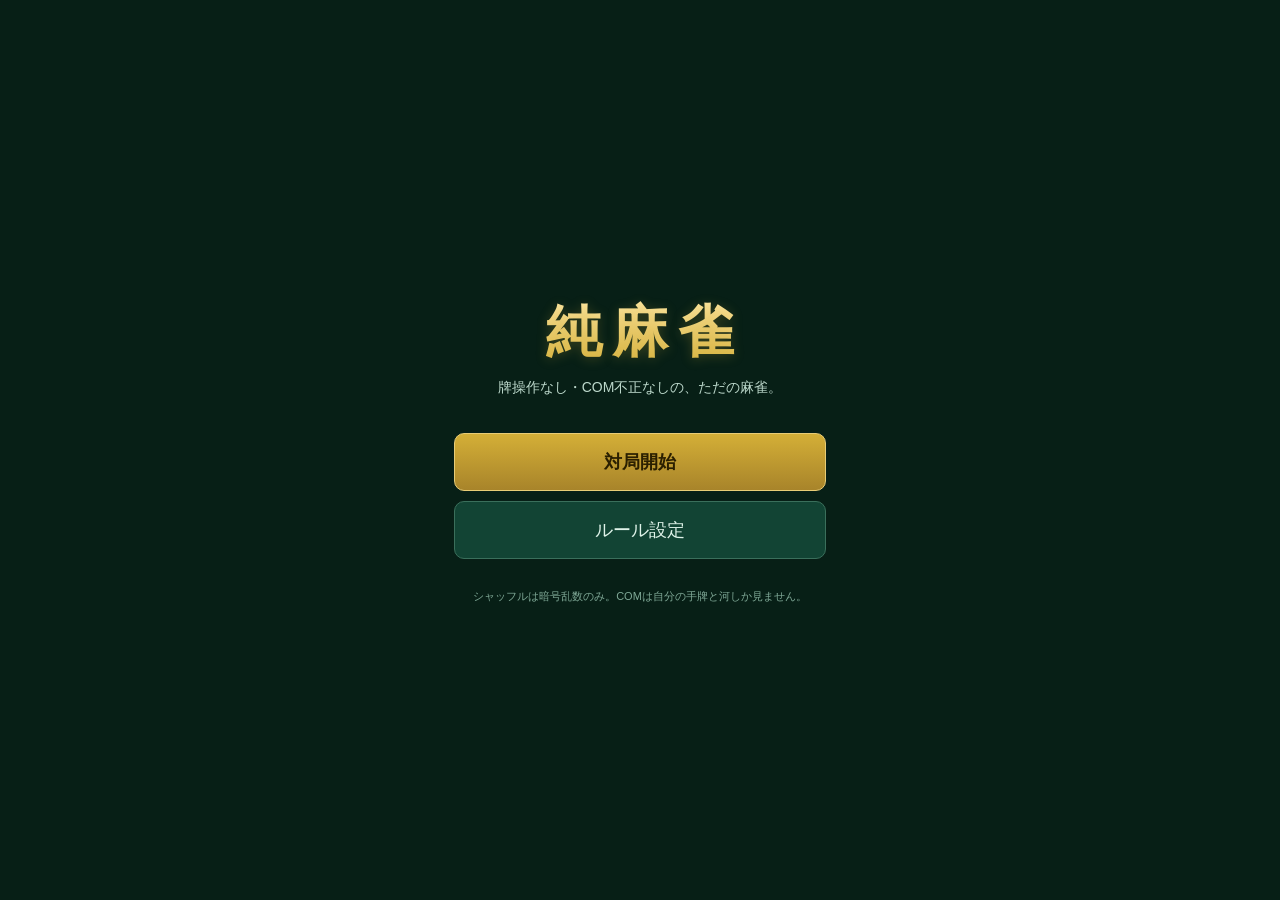
<file: index.html>
<!DOCTYPE html>
<html lang="ja">
<head>
<meta charset="UTF-8">
<meta name="viewport" content="width=device-width, initial-scale=1.0, maximum-scale=1.0, user-scalable=no, viewport-fit=cover">
<meta name="apple-mobile-web-app-capable" content="yes">
<meta name="apple-mobile-web-app-status-bar-style" content="black-translucent">
<meta name="theme-color" content="#0b3d2e">
<title>純麻雀</title>
<link rel="manifest" href="manifest.webmanifest">
<link rel="apple-touch-icon" href="icons/apple-touch-icon.png">
<link rel="stylesheet" href="css/style.css?v=6">
</head>
<body>
<div id="app">

  <!-- タイトル/設定画面 -->
  <div id="screen-title" class="screen">
    <div class="title-box">
      <h1>純麻雀</h1>
      <p class="subtitle">牌操作なし・COM不正なしの、ただの麻雀。</p>
      <button id="btn-start" class="btn primary big">対局開始</button>
      <button id="btn-rules" class="btn big">ルール設定</button>
      <p class="note">シャッフルは暗号乱数のみ。COMは自分の手牌と河しか見ません。</p>
    </div>
  </div>

  <!-- ルール設定画面 -->
  <div id="screen-rules" class="screen hidden">
    <div class="rules-box">
      <h2>ルール設定</h2>
      <div id="rules-list"></div>
      <button id="btn-rules-done" class="btn primary big">保存して戻る</button>
    </div>
  </div>

  <!-- 対局画面 -->
  <div id="screen-game" class="screen hidden">
    <div id="board">
      <div id="strip-top" class="back-strip horizontal"></div>
      <div id="table-wrap">
        <div id="strip-left" class="back-strip vertical"></div>
        <div id="strip-right" class="back-strip vertical"></div>
        <div id="table">
          <div class="chip tl" id="chip-3"></div>
          <div class="river-cell top"><div class="river" id="river-2"></div></div>
          <div class="chip tr" id="chip-2"></div>
          <div class="river-cell left"><div class="river" id="river-3"></div></div>
          <div id="center"></div>
          <div class="river-cell right"><div class="river" id="river-1"></div></div>
          <div class="chip bl" id="chip-0"></div>
          <div class="river-cell bottom"><div class="river" id="river-0"></div></div>
          <div class="chip br" id="chip-1"></div>
        </div>
      </div>
      <div id="my-area">
        <div id="wait-hint" class="hidden"></div>
        <div id="my-melds"></div>
        <div id="my-hand"></div>
        <div id="action-bar"></div>
      </div>
    </div>
    <div id="callout" class="hidden"></div>
    <div id="cutin" class="hidden"></div>
    <div id="splash" class="hidden"></div>
    <div id="overlay" class="hidden">
      <div id="overlay-content"></div>
    </div>
  </div>

</div>
<script type="module" src="js/ui/main.js?v=6"></script>
<script>
if ('serviceWorker' in navigator && location.protocol === 'https:') {
  navigator.serviceWorker.register('sw.js');
}
</script>
</body>
</html>
</file>
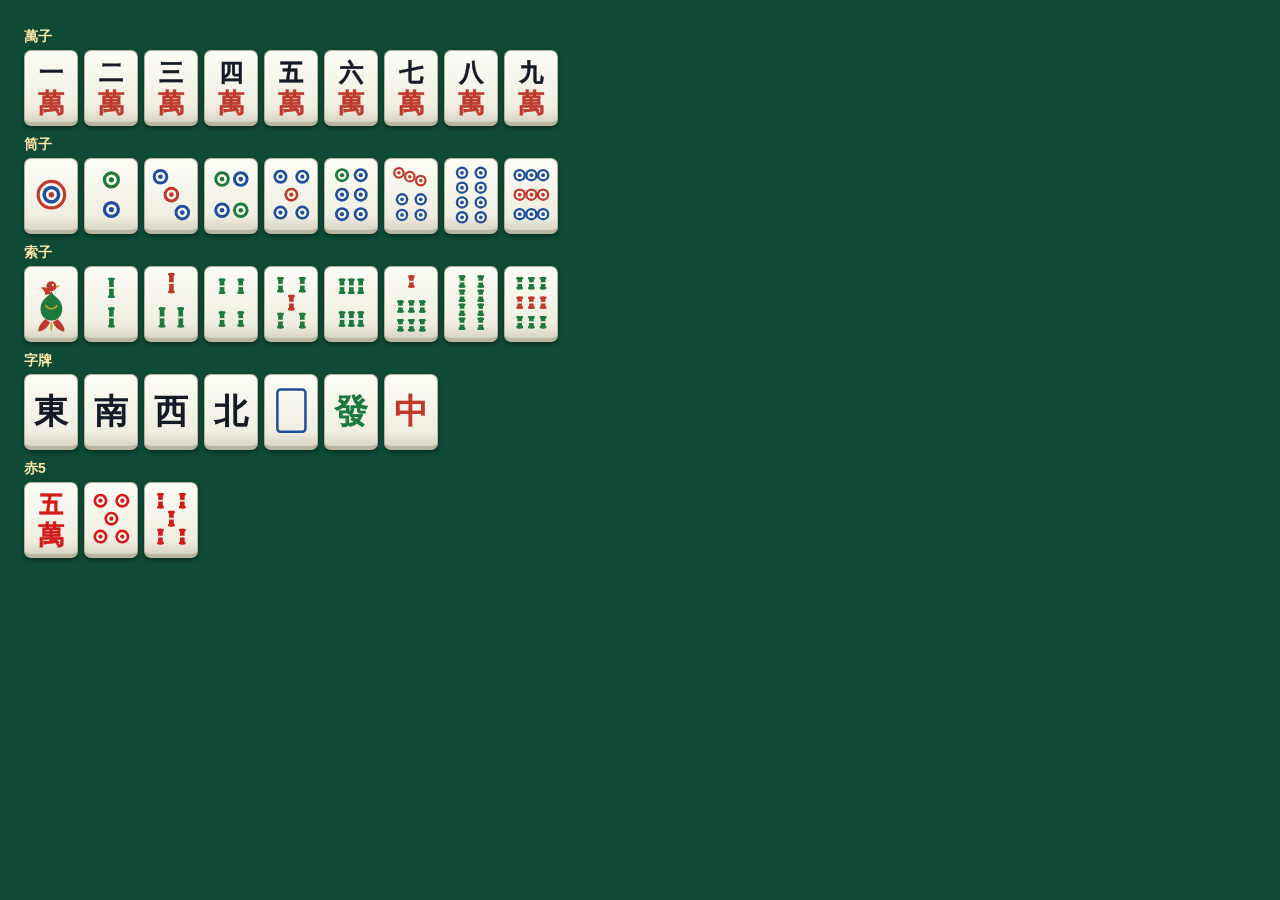
<file: docs/tiles_demo.html>
<!DOCTYPE html>
<html lang="ja">
<head>
<meta charset="UTF-8">
<style>
body { background: #0f4a37; padding: 16px; font-family: sans-serif; }
.row { display: flex; gap: 6px; margin-bottom: 10px; }
.tile {
  width: 52px; height: 71px; border-radius: 7px;
  background: linear-gradient(180deg, #fdfdf6 0%, #f0eee2 80%, #d8d5c4 100%);
  border: 1px solid #b9b5a0; border-bottom-width: 4px;
  box-shadow: 0 2px 4px rgba(0,0,0,.4);
  display: flex; align-items: center; justify-content: center;
}
.tile svg { width: 90%; height: 92%; }
h3 { color: #ffe9a8; margin: 4px 0; font-size: 14px; }
</style>
</head>
<body>
<div id="out"></div>
<script type="module">
import { svgFace } from '../js/ui/tilesvg.js';
const out = document.getElementById('out');
const rows = [
  ['萬子', [...Array(9)].map((_, i) => [i, false])],
  ['筒子', [...Array(9)].map((_, i) => [9 + i, false])],
  ['索子', [...Array(9)].map((_, i) => [18 + i, false])],
  ['字牌', [...Array(7)].map((_, i) => [27 + i, false])],
  ['赤5', [[4, true], [13, true], [22, true]]],
];
for (const [label, tiles] of rows) {
  const h = document.createElement('h3');
  h.textContent = label;
  out.appendChild(h);
  const row = document.createElement('div');
  row.className = 'row';
  for (const [kind, red] of tiles) {
    const d = document.createElement('div');
    d.className = 'tile';
    d.innerHTML = svgFace(kind, red);
    row.appendChild(d);
  }
  out.appendChild(row);
}
</script>
</body>
</html>
</file>
<file: css/style.css>
/* 純麻雀 — スマホ縦持ちUI (卓レイアウト版) */
* { margin: 0; padding: 0; box-sizing: border-box; -webkit-tap-highlight-color: transparent; }
html, body { height: 100%; overflow: hidden; }
body {
  font-family: "Hiragino Sans", "Yu Gothic", sans-serif;
  background: #071f16;
  color: #eee;
  user-select: none;
  -webkit-user-select: none;
}
#app { height: 100%; display: flex; flex-direction: column; }
.screen { flex: 1; display: flex; align-items: center; justify-content: center; overflow-y: auto; }
.hidden { display: none !important; }

/* 拡縮の基準単位: 幅390pxを1として、大画面ではやや拡大 */
:root { --k: min(calc(100vw / 392), calc(100vh / 620), 1.25px); }

/* --- タイトル --- */
.title-box { text-align: center; padding: 24px; width: 100%; max-width: 420px; }
.title-box h1 {
  font-size: 56px; letter-spacing: 10px; text-indent: 10px; margin-bottom: 8px;
  background: linear-gradient(180deg, #ffe9a8, #d4af37);
  -webkit-background-clip: text; background-clip: text; color: transparent;
  text-shadow: 0 2px 12px rgba(212,175,55,.25);
}
.subtitle { color: #bcd8cb; margin-bottom: 36px; font-size: 14px; }
.note { color: #7fa896; margin-top: 28px; font-size: 11px; line-height: 1.7; }

.btn {
  display: block; width: 100%; margin: 10px 0; padding: 12px;
  font-size: 16px; border: 1px solid #3a6f5b; border-radius: 10px;
  background: #124434; color: #dff3e9; cursor: pointer;
}
.btn.primary { background: linear-gradient(180deg, #d4af37, #a8842a); border-color: #e8cc76; color: #2a1f00; font-weight: bold; }
.btn.big { padding: 16px; font-size: 18px; }
.btn:active { transform: scale(.97); }

/* --- ルール設定 --- */
.rules-box { width: 100%; max-width: 480px; padding: 20px; }
.rules-box h2 { text-align: center; margin-bottom: 16px; color: #ffe9a8; }
.rule-item {
  display: flex; justify-content: space-between; align-items: center;
  padding: 10px 4px; border-bottom: 1px solid #1d5943;
}
.rule-item label { font-size: 14px; color: #cfe8dc; }
.rule-item select, .rule-item .toggle {
  background: #0d3327; color: #fff; border: 1px solid #3a6f5b;
  border-radius: 8px; padding: 6px 10px; font-size: 14px;
}
.toggle.on { background: #d4af37; color: #2a1f00; border-color: #e8cc76; font-weight: bold; }

/* ================= 対局画面 ================= */
#screen-game { align-items: stretch; overflow: hidden; }
#board {
  flex: 1; display: flex; flex-direction: column; align-items: center;
  width: 100%; min-height: 0;
  padding: calc(env(safe-area-inset-top) + 4px) 0 calc(env(safe-area-inset-bottom) + 2px);
}
#table-wrap { margin: auto 0; } /* 上ストリップと自分エリアの間で縦センター */
#my-area { margin-top: auto; }

/* --- 裏向き手牌ストリップ --- */
.back-strip { display: flex; gap: calc(1.5 * var(--k)); justify-content: center; }
.back-strip .btile {
  width: calc(15 * var(--k)); height: calc(20 * var(--k));
  border-radius: calc(2.5 * var(--k));
  background: linear-gradient(180deg, #2c6ba0, #1b4468);
  border: 1px solid #123049; border-bottom-width: 2px;
}
.back-strip.vertical { flex-direction: column; position: absolute; top: 50%; transform: translateY(-50%); }
.back-strip.vertical .btile { width: calc(20 * var(--k)); height: calc(15 * var(--k)); }
#strip-left { left: calc(1 * var(--k)); }
#strip-right { right: calc(1 * var(--k)); }
#strip-top { margin-bottom: calc(2 * var(--k)); }

/* --- 卓 --- */
#table-wrap { position: relative; padding: 0 calc(23 * var(--k)); }
#table {
  display: grid;
  grid-template-columns: calc(92 * var(--k)) calc(158 * var(--k)) calc(92 * var(--k));
  grid-template-rows: calc(92 * var(--k)) calc(158 * var(--k)) calc(92 * var(--k));
  grid-template-areas: "tl top tr" "left center right" "bl bottom br";
  background:
    radial-gradient(ellipse at 50% 42%, #17614a 0%, #0f4a37 55%, #0a3527 100%);
  border-radius: calc(14 * var(--k));
  border: calc(3 * var(--k)) solid #26221a;
  box-shadow: inset 0 0 calc(30 * var(--k)) rgba(0,0,0,.45), 0 calc(4 * var(--k)) calc(16 * var(--k)) rgba(0,0,0,.5);
}
.chip { display: flex; flex-direction: column; align-items: center; justify-content: center; gap: calc(2 * var(--k)); padding: calc(3 * var(--k)); }
.chip.tl { grid-area: tl; } .chip.tr { grid-area: tr; }
.chip.bl { grid-area: bl; } .chip.br { grid-area: br; }
.chip .who { font-size: calc(11 * var(--k)); color: #bcd8cb; white-space: nowrap; }
.chip .who .wind { color: #ffe9a8; font-weight: bold; margin-right: calc(3 * var(--k)); }
.chip .who .wind.dealer { color: #ff9b6a; }
.chip .pts { font-size: calc(13 * var(--k)); font-weight: bold; color: #fff; }
.chip .delta-anim { font-size: calc(11 * var(--k)); }
.chip.active { border-radius: calc(10 * var(--k)); box-shadow: inset 0 0 0 calc(2 * var(--k)) #ffcf40; background: rgba(255,207,64,.08); }
.chip .riichi-stick {
  width: calc(44 * var(--k)); height: calc(6 * var(--k)); border-radius: calc(3 * var(--k));
  background: #f5f2e8; position: relative;
}
.chip .riichi-stick::after {
  content: ''; position: absolute; left: 50%; top: 50%; transform: translate(-50%,-50%);
  width: calc(5 * var(--k)); height: calc(5 * var(--k)); border-radius: 50%; background: #d0342c;
}
.chip .melds { display: flex; gap: calc(3 * var(--k)); flex-wrap: wrap; justify-content: center; }

.river-cell { position: relative; }
.river-cell.top { grid-area: top; } .river-cell.bottom { grid-area: bottom; }
.river-cell.left { grid-area: left; } .river-cell.right { grid-area: right; }
.river {
  position: absolute; width: calc(138 * var(--k)); min-height: calc(84 * var(--k));
  display: flex; flex-wrap: wrap; gap: calc(1.5 * var(--k)); align-content: flex-start;
  left: 50%; top: 50%;
}
.river-cell.bottom .river { transform: translate(-50%, -50%); }
.river-cell.top .river { transform: translate(-50%, -50%) rotate(180deg); }
.river-cell.left .river { transform: translate(-50%, -50%) rotate(90deg); }
.river-cell.right .river { transform: translate(-50%, -50%) rotate(-90deg); }

.river .tile { width: calc(21 * var(--k)); height: calc(28 * var(--k)); font-size: calc(12 * var(--k)); border-radius: calc(3 * var(--k)); }
.river .tile.riichi-tile { transform: rotate(90deg); margin: 0 calc(4 * var(--k)); }
.river .tile.tsumogiri { filter: brightness(.62) saturate(.8); }
.river .tile.last-discard { outline: calc(2 * var(--k)) solid #ffcf40; outline-offset: calc(-1 * var(--k)); }

/* --- 中央情報 --- */
#center {
  grid-area: center; display: flex; flex-direction: column; align-items: center; justify-content: center;
  gap: calc(4 * var(--k));
  margin: calc(10 * var(--k)); border-radius: calc(10 * var(--k));
  background: rgba(0,0,0,.35); border: 1px solid rgba(212,175,55,.35);
}
#center .kyoku { font-size: calc(17 * var(--k)); font-weight: bold; color: #ffe9a8; letter-spacing: calc(2 * var(--k)); }
#center .sub { font-size: calc(11 * var(--k)); color: #bcd8cb; display: flex; gap: calc(8 * var(--k)); }
#center .sub .sticks { color: #ffcf40; }
#center .dora-row { display: flex; gap: calc(2 * var(--k)); align-items: center; }
#center .dora-row .label { font-size: calc(10 * var(--k)); color: #9cc4b4; margin-right: calc(2 * var(--k)); }
#center .dora-row .tile { width: calc(18 * var(--k)); height: calc(24 * var(--k)); font-size: calc(11 * var(--k)); border-radius: calc(3 * var(--k)); }

/* --- 牌 --- */
.tile {
  width: 34px; height: 46px; border-radius: 5px;
  background: linear-gradient(180deg, #fdfdf6 0%, #f0eee2 80%, #d8d5c4 100%);
  border: 1px solid #b9b5a0; border-bottom-width: 3px;
  color: #1a2b1f; display: inline-flex; flex-direction: column;
  align-items: center; justify-content: center; font-weight: bold;
  font-size: 17px; line-height: 1; position: relative;
  box-shadow: 0 1px 3px rgba(0,0,0,.4);
}
.tile svg { width: 94%; height: 92%; display: block; pointer-events: none; }
.tile.back { background: linear-gradient(180deg, #2c6ba0, #1b4468); border-color: #123049; }
.tile.back svg { display: none; }
.tile.mini { width: calc(15 * var(--k)); height: calc(20 * var(--k)); border-radius: calc(2 * var(--k)); border-bottom-width: 1px; }

/* --- 横向き牌(鳴いた牌の出どころ表示) --- */
.tile.sideways { transform: rotate(90deg); margin: 0 calc(4 * var(--k)); }

/* --- 待ち牌ヒント --- */
#wait-hint {
  display: flex; align-items: center; justify-content: center; gap: calc(3 * var(--k));
  padding: calc(3 * var(--k)); margin: 0 auto calc(2 * var(--k));
  width: fit-content; border-radius: calc(8 * var(--k));
  background: rgba(0,0,0,.45); border: 1px solid rgba(212,175,55,.5);
}
#wait-hint .lbl { font-size: calc(11 * var(--k)); color: #ffe9a8; margin-right: calc(3 * var(--k)); }
#wait-hint .cnt { font-size: calc(9 * var(--k)); color: #9cc4b4; margin-right: calc(4 * var(--k)); }

/* --- 和了カットイン --- */
#cutin { position: fixed; inset: 0; z-index: 75; display: flex; align-items: center; justify-content: center; pointer-events: none; }
.cutin-band {
  width: 120%; padding: calc(20 * var(--k)) 0; text-align: center;
  transform: rotate(-4deg); animation: cutin-slide .32s cubic-bezier(.2,.9,.3,1.2);
  box-shadow: 0 0 calc(60 * var(--k)) rgba(0,0,0,.6);
}
.cutin-band.cut-ron { background: linear-gradient(90deg, transparent, rgba(160,24,18,.95) 18% 82%, transparent); }
.cutin-band.cut-tsumo { background: linear-gradient(90deg, transparent, rgba(150,110,10,.95) 18% 82%, transparent); }
.cutin-band.cut-yakuman { background: linear-gradient(90deg, transparent, rgba(90,20,120,.95) 18% 82%, transparent); }
.cutin-band .big {
  font-size: calc(52 * var(--k)); font-weight: bold; color: #fff;
  letter-spacing: calc(14 * var(--k)); text-indent: calc(14 * var(--k));
  text-shadow: 0 0 calc(24 * var(--k)) rgba(255,220,120,.9), 0 calc(3 * var(--k)) calc(6 * var(--k)) rgba(0,0,0,.7);
}
.cutin-band .who { font-size: calc(17 * var(--k)); color: #ffe9a8; margin-top: calc(4 * var(--k)); letter-spacing: calc(4 * var(--k)); }
@keyframes cutin-slide { from { transform: translateX(-45%) rotate(-4deg); opacity: 0; } to { transform: translateX(0) rotate(-4deg); opacity: 1; } }

/* --- 牌の絵入りボタン(ポン/チー/カン) --- */
.act-btn.tile-btn { display: flex; flex-direction: column; align-items: center; gap: calc(3 * var(--k)); padding: calc(6 * var(--k)) calc(14 * var(--k)); }
.act-btn.tile-btn .tb-label { font-size: calc(14 * var(--k)); }
.act-btn.tile-btn .tb-tiles { display: flex; gap: 1px; }
.act-btn.tile-btn .tile.claim-target { outline: calc(2 * var(--k)) solid #b0322c; outline-offset: calc(-1 * var(--k)); }

/* --- 自分エリア --- */
#my-area { width: 100%; padding: calc(2 * var(--k)) calc(2 * var(--k)) 0; }
#my-melds { display: flex; gap: calc(8 * var(--k)); justify-content: flex-end; min-height: calc(24 * var(--k)); padding: 0 calc(6 * var(--k)); }
#my-melds .meld { display: flex; gap: 1px; }
#my-melds .tile { width: calc(24 * var(--k)); height: calc(32 * var(--k)); font-size: calc(13 * var(--k)); }
#my-hand {
  display: flex; gap: calc(2 * var(--k)); align-items: flex-end;
  justify-content: center; flex-wrap: nowrap; overflow: visible;
  padding: calc(16 * var(--k)) 2px calc(5 * var(--k)); /* 上余白=浮かせた牌が切れないため */
}
#my-hand .tile {
  flex-shrink: 0;
  width: min(34px, calc((100vw - 44px) / 14.4));
  height: min(46px, calc((100vw - 44px) / 14.4 * 1.36));
  font-size: min(17px, calc((100vw - 44px) / 28));
}
#my-hand .tile.drawn { margin-left: 8px; }
#my-hand .tile.selectable { cursor: pointer; transition: transform .09s ease-out; }
#my-hand .tile.lifted {
  transform: translateY(calc(-12 * var(--k)));
  box-shadow: 0 calc(6 * var(--k)) calc(10 * var(--k)) rgba(0,0,0,.5);
}
#my-hand .tile.dimmed { opacity: .35; }
#my-hand .tile.riichi-ok { outline: 2px solid #ffcf40; outline-offset: -1px; }

#action-bar { display: flex; gap: 8px; justify-content: center; min-height: 48px; padding: 4px; flex-wrap: wrap; }
.act-btn {
  padding: 10px 20px; font-size: 17px; font-weight: bold;
  border-radius: 10px; border: 1px solid #e8cc76; cursor: pointer;
  background: linear-gradient(180deg, #d4af37, #a8842a); color: #2a1f00;
}
.act-btn.pass { background: #124434; color: #dff3e9; border-color: #3a6f5b; }
.act-btn.danger { background: linear-gradient(180deg, #e05555, #a83232); border-color: #f08a8a; color: #fff; }
.act-btn:active { transform: scale(.95); }

/* --- 吹き出し(ポン/チー/カン/リーチ) --- */
#callout {
  position: fixed; z-index: 60; padding: calc(6 * var(--k)) calc(16 * var(--k));
  font-size: calc(22 * var(--k)); font-weight: bold; color: #fff; letter-spacing: calc(3 * var(--k));
  background: linear-gradient(180deg, #c0392b, #8e2418);
  border: calc(2 * var(--k)) solid #ffcf40; border-radius: calc(10 * var(--k));
  box-shadow: 0 calc(4 * var(--k)) calc(20 * var(--k)) rgba(0,0,0,.6);
  animation: callout-pop .18s ease-out;
  pointer-events: none;
}
@keyframes callout-pop { from { transform: scale(.4); opacity: 0; } to { transform: scale(1); opacity: 1; } }

/* --- 局スプラッシュ --- */
#splash {
  position: fixed; inset: 0; z-index: 70; display: flex; align-items: center; justify-content: center;
  background: rgba(0,0,0,.66); pointer-events: none;
}
#splash .splash-text {
  font-size: calc(44 * var(--k)); font-weight: bold; color: #ffe9a8; letter-spacing: calc(10 * var(--k));
  text-shadow: 0 0 calc(30 * var(--k)) rgba(212,175,55,.6);
  animation: splash-in .35s ease-out;
}
#splash .splash-sub { font-size: calc(16 * var(--k)); color: #bcd8cb; text-align: center; margin-top: calc(8 * var(--k)); }
@keyframes splash-in { from { transform: scale(1.6); opacity: 0; } to { transform: scale(1); opacity: 1; } }

/* --- オーバーレイ(和了/流局/結果) --- */
#overlay {
  position: fixed; inset: 0; background: rgba(0,0,0,.78);
  display: flex; align-items: center; justify-content: center; z-index: 80;
}
#overlay-content {
  background: linear-gradient(180deg, #103c2d, #0a2b1f);
  border: 1px solid #d4af37; border-radius: 14px;
  padding: 18px; width: min(94vw, 460px); max-height: 88vh; overflow-y: auto;
  text-align: center; box-shadow: 0 8px 40px rgba(0,0,0,.6);
}
#overlay-content h2 { color: #ffe9a8; margin-bottom: 4px; letter-spacing: 4px; }
#overlay-content .win-sub { color: #bcd8cb; font-size: 13px; margin-bottom: 10px; }
#overlay-content .yaku-line { display: flex; justify-content: space-between; font-size: 15px; padding: 3px 14px; }
#overlay-content .yaku-line .han { color: #ffe9a8; }
#overlay-content .score-total { font-size: 30px; color: #ffcf40; font-weight: bold; margin: 10px 0 4px; }
#overlay-content .limit-name { color: #ff9b6a; font-size: 19px; margin: 6px 0 2px; letter-spacing: 6px; font-weight: bold; }
#overlay-content .fu-han { color: #9cc4b4; font-size: 13px; margin-bottom: 6px; }
#overlay-content .win-hand { display: flex; justify-content: center; align-items: center; gap: 2px; flex-wrap: wrap; margin: 12px 0 6px; }
#overlay-content .win-hand .tile { width: 26px; height: 35px; font-size: 14px; }
#overlay-content .win-hand .win-tile-box { display: flex; flex-direction: column; align-items: center; margin-left: 10px; }
#overlay-content .win-hand .win-tile-box .lbl { font-size: 9px; color: #ffcf40; margin-bottom: 2px; }
#overlay-content .win-hand .win-tile-box .tile { outline: 2px solid #ffcf40; }
#overlay-content .dora-line { display: flex; justify-content: center; align-items: center; gap: 4px; margin: 8px 0; flex-wrap: wrap; }
#overlay-content .dora-line .lbl { font-size: 11px; color: #9cc4b4; }
#overlay-content .dora-line .tile { width: 22px; height: 29px; font-size: 12px; }
#overlay-content .transfer { margin: 10px auto 4px; width: 100%; max-width: 340px; }
#overlay-content .transfer .row {
  display: flex; justify-content: space-between; padding: 4px 10px;
  font-size: 15px; border-bottom: 1px solid rgba(212,175,55,.15);
}
#overlay-content .transfer .row .name { color: #cfe8dc; }
#overlay-content .transfer .row .now { color: #fff; font-weight: bold; }
#overlay-content .transfer .row .diff.plus { color: #7de08a; }
#overlay-content .transfer .row .diff.minus { color: #ff8a8a; }
#overlay-content .transfer .row .diff.zero { color: #6b8f80; }
#overlay-content .reveal { margin: 8px 0; }
#overlay-content .reveal .rv-row { display: flex; align-items: center; gap: 6px; justify-content: center; margin: 4px 0; flex-wrap: wrap; }
#overlay-content .reveal .rv-row .nm { font-size: 12px; color: #bcd8cb; width: 64px; text-align: right; }
#overlay-content .reveal .rv-row .tile { width: 18px; height: 24px; font-size: 10px; }
#overlay-content .rank-line { display: flex; justify-content: space-between; font-size: 17px; padding: 6px 16px; }
#overlay-content .rank-line .pt { color: #ffe9a8; }
</file>
